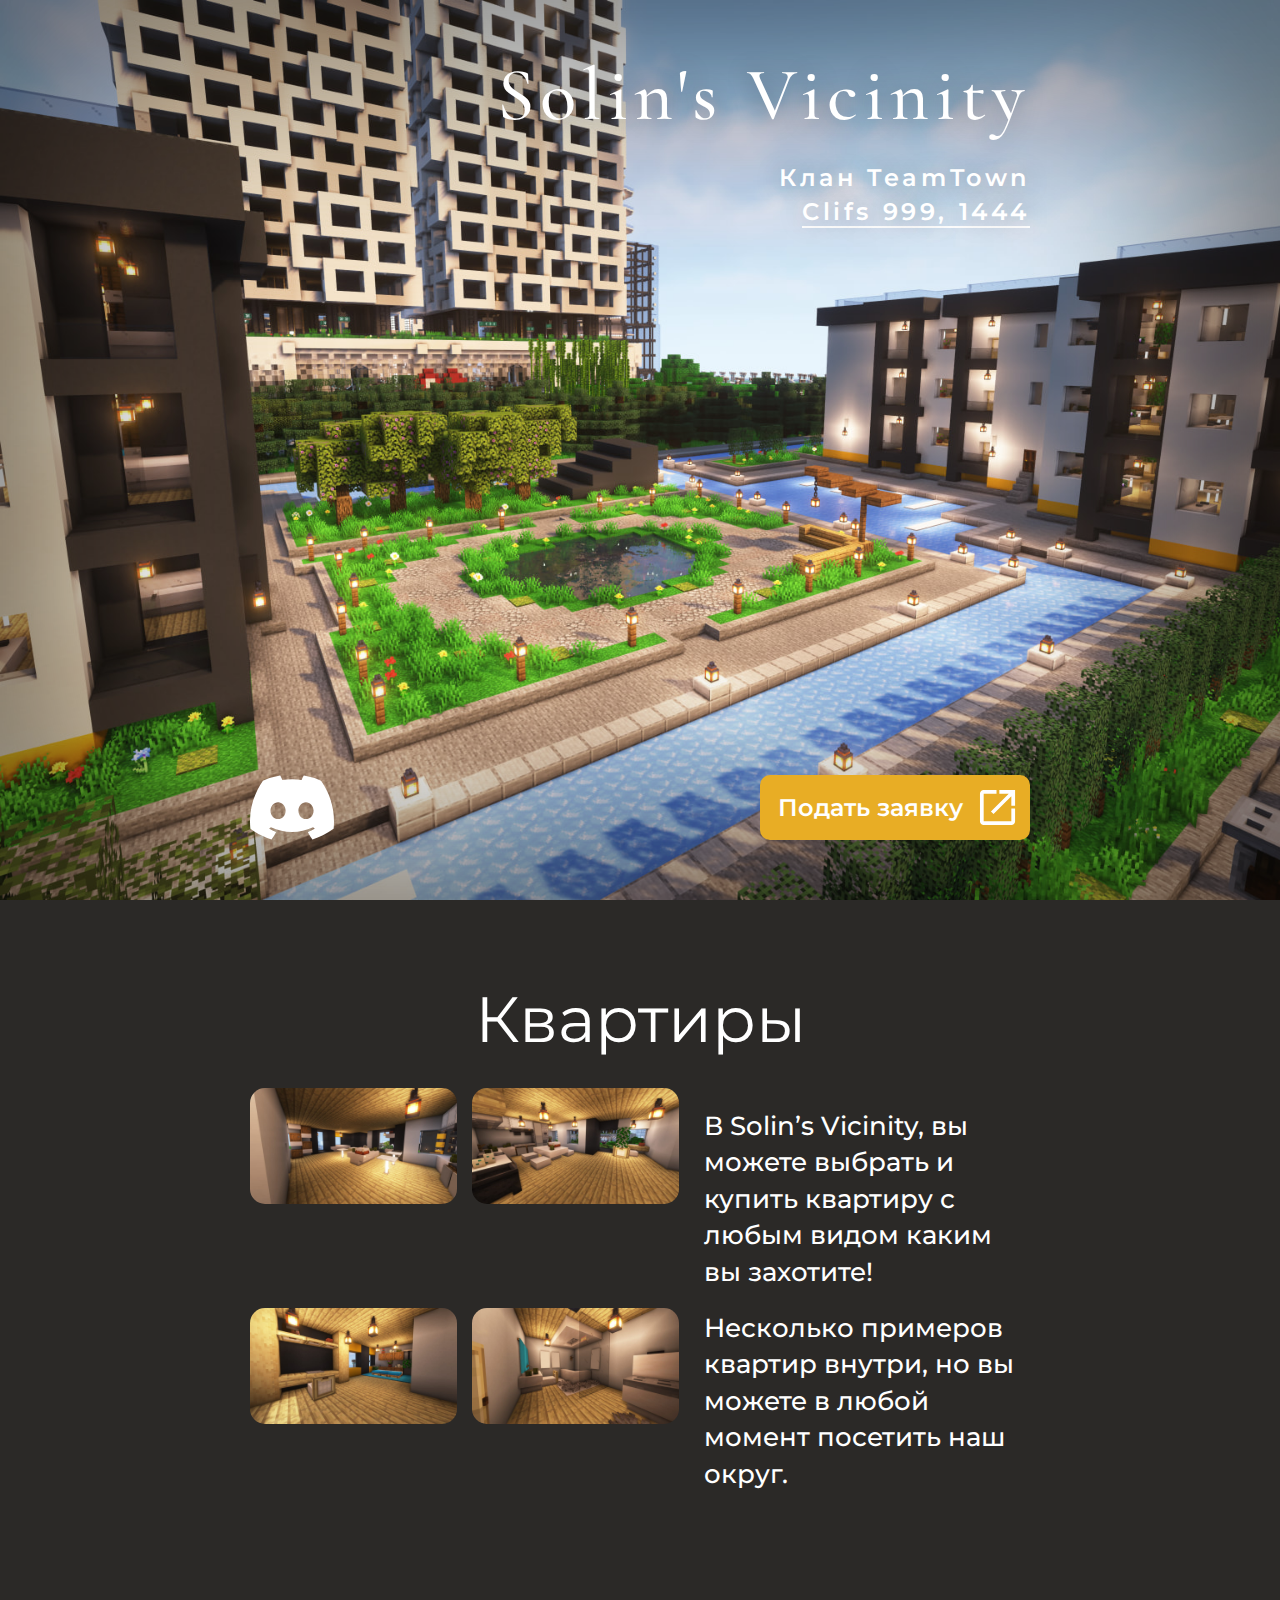
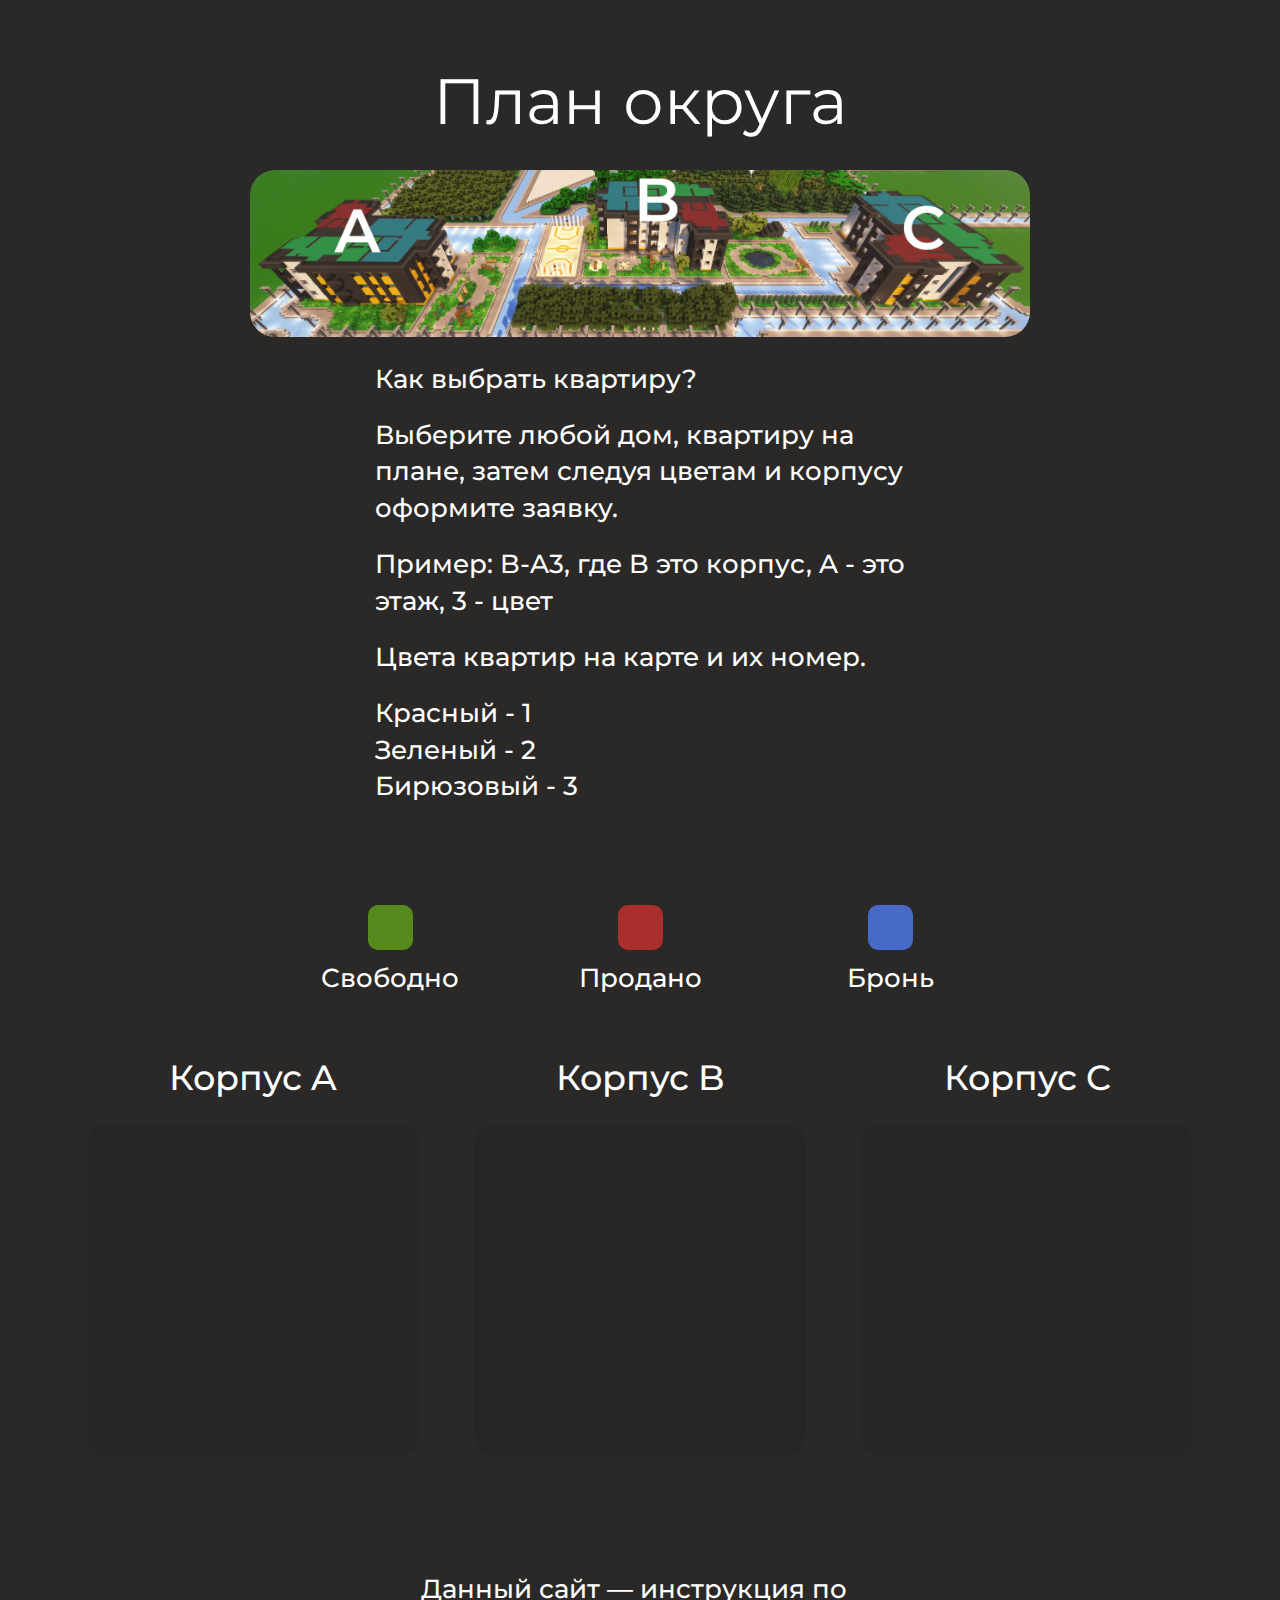
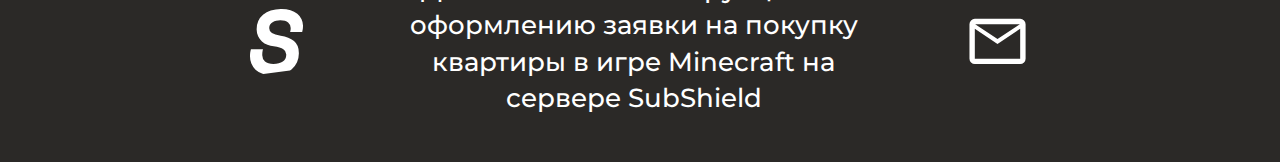
<file: index.html>
<!DOCTYPE html>
<html lang="ru">
<head class="page">
    <!-- Meta -->
    <meta charset="UTF-8">
    <meta http-equiv="X-UA-Compatible" content="IE=edge">
    <meta name="viewport" content="width=device-width, initial-scale=1.0">

    <meta name="title" content="Купить квартиру — Solin's Vicinity">
    <meta name="description" content="Данный сайт — инструкция по оформлению заявки на покупку квартиры в игре Minecraft на сервере SubShield">
    <meta name="og:title" content="Купить квартиру — Solin's Vicinity">
    <meta name="og:description" content="Данный сайт — инструкция по оформлению заявки на покупку квартиры в игре Minecraft на сервере SubShield">
    <meta name="og:image" content="https://vicinity.solin.cc/images/SV.jpg">
    <meta name="keywords" content="Solin Vicinity, Солин Висинити, solin vicinity, солин висинити">
    <meta name="language" content="Russian">

    <!-- Links -->
    <link id="icon" rel="icon" href="https://blog.solinofficial.com/favicon.svg">

    <link rel="preconnect" href="https://fonts.googleapis.com">
    <link rel="preconnect" href="https://fonts.gstatic.com" crossorigin>
    <link href="https://fonts.googleapis.com/css2?family=Montserrat:wght@400;500;600&display=swap" rel="stylesheet">
    <link href="https://fonts.googleapis.com/css2?family=Cormorant:wght@500&display=swap" rel="stylesheet">

    <link rel="stylesheet" href="styles/main.css">

    <title>Купить квартиру — Solin's Vicinity</title>
</head>
<body class="page__body">
    <header class="header">
        <div class="header__heading">
            <h1 class="header__heading--title">Solin's Vicinity</h1>
            <p class="header__heading--subtitle">Клан TeamTown<br><a class="header__heading--subtitle-link" href="https://maps.shield.land/cliffs#cliffs;flat;999,64,1444;4">Clifs 999, 1444</a></p>
        </div>
        <nav class="nav">
            <a class="nav__icon" href="https://discord.com/invite/vSq8vw9672">
                <img class="nav__icon" src="images/icons/discord-logo.svg" alt="Discord">
            </a>
            <a class="nav__link" href="https://dyno.gg/form/635729d7">
                <p class="nav__link--title">Подать заявку</p>
                <img class="nav__link--icon" src="images/icons/open-in-new-icon.svg" alt="Open in new tab">
            </a>
        </nav>
        <img class="header__background" src="images/bg.jpg" alt="Background">
    </header>
    <main class="main">
        <h2>Квартиры</h2>
        <div class="appart">
            <div class="appart__grid">
                <img class="appart__grid---image 1" src="images/grid/1.jpg" alt="Appartment image 1">
                <img class="appart__grid---image 2" src="images/grid/2.jpg" alt="Appartment image 2">
                <img class="appart__grid---image 2" src="images/grid/3.jpg" alt="Appartment image 3">
                <img class="appart__grid---image 3" src="images/grid/4.jpg" alt="Appartment image 4">
            </div>
            <div class="appart__desc">
                <p>В Solin’s Vicinity, вы можете выбрать и купить квартиру с любым видом каким вы захотите!</p>
                <p>Несколько примеров квартир внутри, но вы можете в любой момент посетить наш округ.</p>
            </div>
        </div>
        <h2>План округа</h2>
        <div class="blueprint">
            <img class="blueprint__image" src="images/blueprint.jpg" alt="Blueprint">
            <p>Как выбрать квартиру?</p>
            <p>Выберите любой дом, квартиру на плане, затем следуя цветам и корпусу оформите заявку.</p>
            <p>Пример: B-A3, где B это корпус, A - это этаж, 3 - цвет</p>
            <p>Цвета квартир на карте и их номер.</p>
            <p>Красный - 1<br>Зеленый - 2<br>Бирюзовый - 3</p>
        </div>
        <div class="display">
            <div class="color">
                <div class="color__container">
                    <div class="color__container--block green"></div>
                    <p class="color__container--note">Свободно</p>
                </div>
                <div class="color__container">
                    <div class="color__container--block red"></div>
                    <p class="color__container--note">Продано</p>
                </div>
                <div class="color__container">
                    <div class="color__container--block blue"></div>
                    <p class="color__container--note">Бронь</p>
                </div>
            </div>
            <div class="status">
                <div>
                    <h3>Корпус A</h3>
                    <div class="status__box" id="box1"></div>
                </div>
                <div>
                    <h3>Корпус B</h3>
                    <div class="status__box" id="box2"></div>
                </div>
                <div>
                    <h3>Корпус C</h3>
                    <div class="status__box" id="box3"></div>
                </div>
            </div>
        </div>
    </main>
    <footer class="footer">
        <a class="footer__logo" href="https://solin.cc">
            <img class="footer__logo--icon" src="images/icons/solin-logo.svg" alt="Solin's logo">
        </a>
        <p class="footer__notice">Данный сайт — инструкция по оформлению заявки на покупку квартиры в игре <a class="footer__notice--link" href="https://www.minecraft.net">Minecraft</a> на сервере <a class="footer__notice--link" href="https://shield.land">SubShield</a></p>
        <a class="footer__mail" href="mailto:contact@solin.cc">
            <img class="footer__mail--icon" src="images/icons/mail-icon.svg" alt="Mail">
        </a>
    </footer>
    <script src="scripts/app.js"></script>
</body>
</html>
</file>
<file: styles/main.css>
/* Page */

.page {

}

.page__body {
    margin: 0;
    color: var(--text--color);
    font-family: 'Montserrat', sans-serif;
    background-color: var(--bg-color);
}

*,
*::before,
*::after {
    box-sizing: border-box;
}

h1, a {
    margin: 0;
}

h2 {
    font-size: 36px;
    font-weight: 400;
    text-align: center;
    margin: 75px 0 20px 0;
}

@media (min-width: 700px) {
    h2 {
        font-size: 64px;
        margin: 80px 0 30px 0;
    }
}

h3 {
    font-size: 32px;
    font-weight: 500;
    text-align: center;
    margin: 40px 0 25px 0;
}

@media (min-width: 700px) {
    h3 {
        font-size: 35px;
    }
}

p {
    font-size: 18px;
    font-weight: 500;
    margin-top: 20px;
    margin-bottom: 20px;
    line-height: 1.4em;
}

@media (min-width: 700px) {
    p {
        font-size: 20px;
    }
}

@media (min-width: 800px) {
    p {
        font-size: 22px;
    }
}

@media (min-width: 1200px) {
    p {
        font-size: 26px;
    }
}

/* Collors */

:root {
    --bg-color: #2b2927;
    --aacent-color: #e8Ad25;

    --text--color: #fff;
}

.green {
    background-color: #568a1d;
}

.red {
    background-color: #a92e2e;
}

.blue {
    background-color: #476ac9;
}


/* Header */

.header {
    position: relative;
    height: 100vh;
    box-shadow: inset 0px 0px 200px 75px rgba(0, 0, 0, 0.5);
}

.header__heading {
    padding-top: 50px;
    text-align: center;
    text-shadow: 0px 2px 25px rgba(0, 0, 0, 0.35);
}

@media (min-width: 700px) {
    .header__heading {
        text-align: right;
        padding-right: 50px;
    }
}

@media (min-width: 800px) {
    .header__heading {
        text-align: right;
        padding-right: 150px;
    }
}

@media (min-width: 1200px) {
    .header__heading {
        text-align: right;
        padding-right: 250px;
    }
}

.header__heading--title {
    font-family: 'Cormorant', serif;
    font-size: 50px;
    font-weight: 500;
    letter-spacing: 0.08em;
}

@media (min-width: 700px) {
    .header__heading--title {
        font-size: 75px;
    }
}

.header__heading--subtitle {
    font-size: 22px;
    font-weight: 600;
    letter-spacing: 0.15em;
}

@media (min-width: 700px) {
    .header__heading--subtitle {
        font-size: 24px;
    }
}

.header__heading--subtitle-link {
    text-decoration: none;
    color: var(--text--color);
    border-bottom: 2px solid var(--text--color);
}

.header__background {
    position: absolute;
    object-fit: cover;
    height: 100vh;
    width: 100%;
    z-index: -1;
    top: 0;
}


/* Nav */

.nav {
    position: absolute;
    bottom: 100px;
    width: 100%;
    display: flex;
    justify-content: space-between;
    padding: 0 15px;
}

@media (min-width: 700px) {
    .nav {
        bottom: 60px;
        padding: 0 50px;
    }
}

@media (min-width: 800px) {
    .nav {
        padding: 0 150px;
    }
}

@media (min-width: 1200px) {
    .nav {
        padding: 0 250px;
    }
}

.nav__icon {
    height: 54px;
}

@media (min-width: 700px) {
    .nav__icon {
        height: 65px;
    }
}

.nav__link {
    height: 54px;
    width: 220px;
    background-color: var(--aacent-color);
    display: flex;
    justify-content: space-between;
    align-items: center;
    color: var(--text--color);
    text-decoration: none;
    border-radius: 10px;
}

@media (min-width: 700px) {
    .nav__link {
        height: 65px;
        width: 270px;
    }
}

.nav__link--title {
    font-size: 18px;
    font-weight: 600;
    margin-left: 16px;
}

@media (min-width: 700px) {
    .nav__link--title {
        font-size: 24px;
        font-weight: 600;
        margin-left: 18px;
    }
}

.nav__link--icon {
    height: 28px;
    margin-right: 13px;
}

@media (min-width: 700px) {
    .nav__link--icon {
        height: 45px;
        margin-right: 10px;
    }
}

/* Main */

.main {

}


/* Appart */

.appart {
    padding: 0 15px;
    margin-bottom: 150px;
}

@media (min-width: 700px) {
    .appart {
        display: grid;
        grid-template-columns: 55% 45%;
        grid-column-gap: 25px;
        padding: 0 50px;
    }
}

@media (min-width: 800px) {
    .appart {
        display: grid;
        grid-template-columns: 55% 45%;
        grid-column-gap: 25px;
        padding: 0 150px;
    }
}

@media (min-width: 1200px) {
    .appart {
        display: grid;
        grid-template-columns: 55% 45%;
        grid-column-gap: 25px;
        padding: 0 250px;
    }
}

.appart__desc {

}

@media (min-width: 700px) {
    .appart__desc {
        margin-right: 25px;
        align-self: center;
    }
}

.appart__grid {
    display: grid;
    width: 100%;
    grid-template-columns: 50% 50%;
    grid-column-gap: 15px;
    grid-row-gap: 15px;
    padding-right: 15px;
}

.appart__grid---image {
    width: 100%;
    border-radius: 15px;
}


/* Blueprint */

.blueprint {
    margin-bottom: 100px;
}

@media (min-width: 700px) {
    .blueprint {
        padding: 0 50px;
    }
}

@media (min-width: 800px) {
    .blueprint {
        padding: 0 150px;
    }
}

@media (min-width: 1200px) {
    .blueprint {
        padding: 0 250px;
    }
}

.blueprint__image {
    width: 100%;
}

@media (min-width: 700px) {
    .blueprint__image {
        border-radius: 25px;
    }
}

.blueprint p {
    padding: 0 15px;
}

@media (min-width: 700px) {
    .blueprint p {
        padding: 0 125px;
    }
}

/* Display */

.display {
    margin: 40px 0 70px 0;
}

.color {
    display: flex;
    justify-content: space-around;
}

@media (min-width: 700px) {
    .color {
        display: flex;
        justify-content: center;
        column-gap: 150px;
    }
}

.color__container {
    display: flex;
    width: 100px;
    flex-wrap: wrap;
    justify-content: center;
}

.color__container--block {
    width: 45px;
    height: 45px;
    border-radius: 10px;
}

.color__container--note {
    font-weight: 500;
    margin-top: 10px;
}


/* Status */

.status {

}

@media (min-width: 700px) {
    .status {
        display: flex;
        justify-content: center;
        column-gap: 55px;
        flex-wrap: wrap;
    }
}

.status__box {
    margin: 0 auto;
    width: 332px;
    height: 332px;
    background-color: #00000010;
    display: grid;
    grid-template-columns: 64px 64px 64px;
    grid-template-rows: 64px 64px 64px;
    grid-column-gap: 35px;
    grid-row-gap: 35px;
    justify-content: center;
    align-content: center;
    border-radius: 20px;
}

.status__box--buy {
    width: 64px;
    height: 64px;
    border-radius: 10px;
    display: flex;
    flex-wrap: wrap;
    justify-content: center;
    align-items: center;
}

.status__box--number {
    font-size: 20px;
    font-weight: 600;
}

.status__box--cost {
    font-size: 16px;
    font-weight: 500;
}


/* Footer */

.footer {
    padding: 0 15px;
    display: flex;
    justify-content: space-between;
    align-items: center;
}

@media (min-width: 700px) {
    .footer {
        padding: 15px 50px;
    }
}

@media (min-width: 800px) {
    .footer {
        padding: 20px 150px;
    }
}

@media (min-width: 1200px) {
    .footer {
        padding: 25px 250px;
    }
}

.footer__logo {

}

.footer__logo--icon {
    height: 45px;
}

@media (min-width: 700px) {
    .footer__logo--icon {
        height: 65px;
    }
}

.footer__notice {
    font-weight: 500;
    font-size: 14px;
    padding: 0 25px;
    text-align: center;
}

@media (min-width: 600px) {
    .footer__notice {
        padding: 0 100px;
        font-size: 22px;
    }
}

@media (min-width: 700px) {
    .footer__notice {
        padding: 0 100px;
        font-size: 26px;
    }
}

.footer__notice--link {
    color: var(--text--color);
    text-decoration: none;
}

.footer__mail {

}

.footer__mail--icon {
    height: 45px;
}

@media (min-width: 700px) {
    .footer__mail--icon {
        height: 65px;
    }
}
</file>
